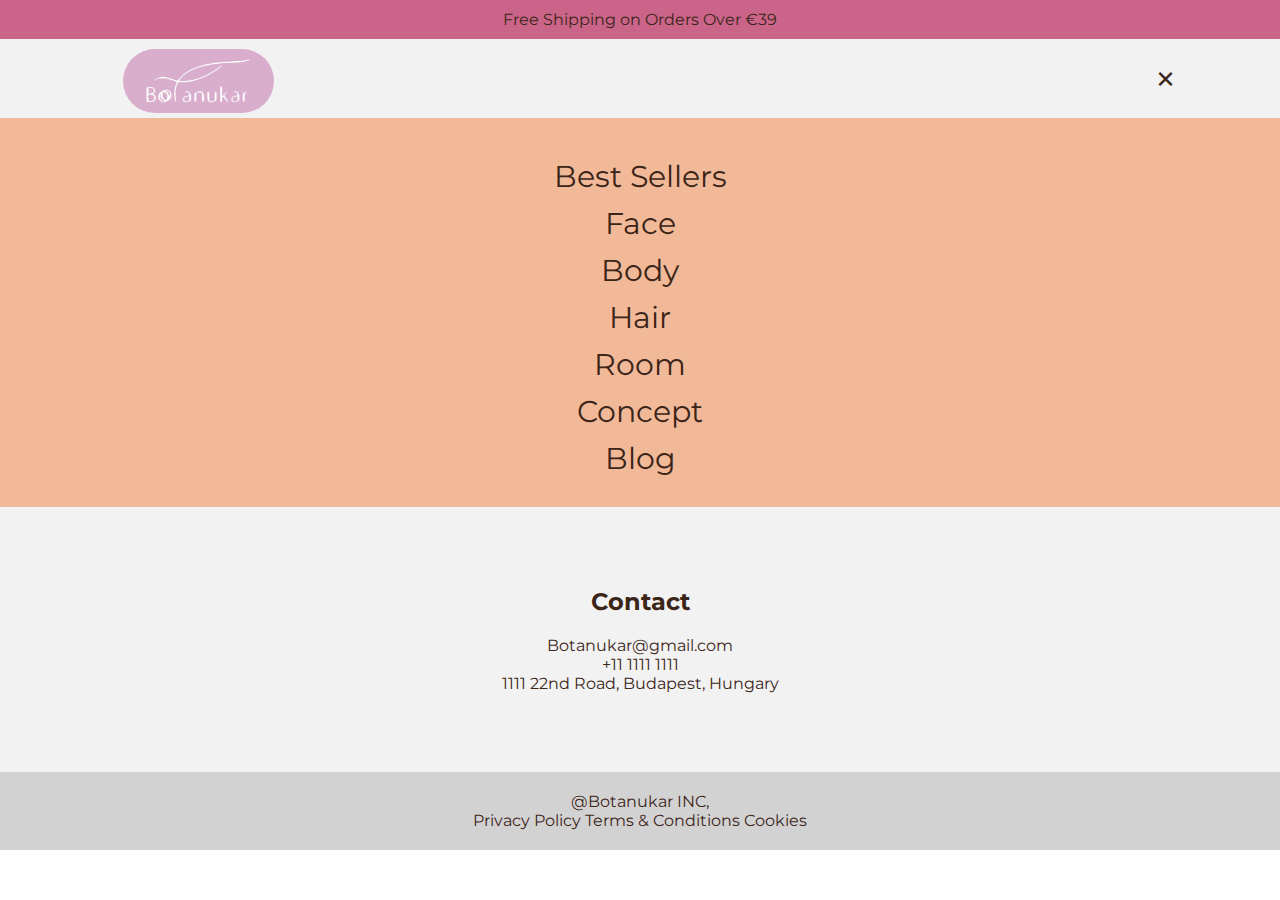
<file: menu.html>
<!DOCTYPE html>
<html lang="en">
<head>
    <meta charset="UTF-8">
    <meta http-equiv="X-UA-Compatible" content="IE=edge">
    <meta name="viewport" content="width=device-width, initial-scale=1.0">
    <title>Botanukar Site Menu</title>
    <link rel="stylesheet" href="https://cdnjs.cloudflare.com/ajax/libs/font-awesome/6.4.0/css/all.min.css" integrity="sha512-iecdLmaskl7CVkqkXNQ/ZH/XLlvWZOJyj7Yy7tcenmpD1ypASozpmT/E0iPtmFIB46ZmdtAc9eNBvH0H/ZpiBw==" crossorigin="anonymous" referrerpolicy="no-referrer" />
    <link rel="stylesheet" href="assets/css/style.css">
    <link rel="stylesheet" href="assets/css/menu.css">
</head>
<body>
    <div class="wrapper flex">
        <header>
            <div class="information">
                <p>Free Shipping on Orders Over €39</p>
            </div>
            <div class="menu">
                <div class="menu-wrapper">
                    <a href="index.html"><img src="assets/images/logo3.png" alt="logo" class="logo hover-img" id="logo-menu"></a>
                    <ul id="menu-list-icons">
                        <li>
                            <a href="#"><i class="fa-solid fa-user"></i></a>
                        </li>
                        <li>
                            <!-- <i class="fa-solid fa-cart-plus"></i> -->
                            <a href="#"> <i class="fa-solid fa-cart-shopping"></i></a>
                        </li>
                        <!-- <li>
                            <a href="#"><i class="fa-solid fa-magnifying-glass"></i></a>
                        </li> -->
                    </ul>
                    <div class="x"><a href="index.html">&times;</a></div>
                </div>
                <!-- <input type="search" id="search-menu" placeholder="What are you looking for?"> 
                <button type="submit" class="search-submit-button"><i class="fa-solid fa-magnifying-glass"></i></button> -->
            </div>
        </header>
        <section class="menu-listup">
            <ul>
                <li><a href="index.html#best-selling">Best Sellers</a></li>
                <li><a href="product.html">Face</a></li>
                <li><a href="product.html">Body</a></li>
                <li><a href="product.html">Hair</a></li>           
                <li><a href="product.html">Room</a></li>
                <li><a href="index.html#concept">Concept</a></li>
                <li><a href="index.html#">Blog</a></li>
            </ul>
        </section>
        <section class="contact">
            <h2>Contact</h2>
            <div class="mycontact">
                <div class="contact-icon">
                    <i class="fa-solid fa-envelope"></i>
                    <p class="text-gr">Botanukar@gmail.com</p>
                </div>
                <div class="contact-icon">
                    <i class="fa-solid fa-phone"></i>
                    <p class="text-gr">+11 1111 1111</p>
                </div>
                <div class="contact-icon">
                    <i class="fa-solid fa-location-dot"></i>
                    <p class="text-gr">1111 22nd Road, Budapest, Hungary</p>
                </div>
            </div> 
            <div class="sns">               
                <a href="#"><i class="fa-brands fa-instagram"></i></a>
                <a href="#"><i class="fa-brands fa-twitter"></i></a>
                <a href="#"><i class="fa-brands fa-facebook"></i></a>
            </div>
        </section>
        <footer class="flex">
            <p>@Botanukar INC,</p>
            <p>Privacy Policy Terms & Conditions  Cookies</p>
        </footer>
    </div>
    <script src="https://ajax.googleapis.com/ajax/libs/jquery/3.6.4/jquery.min.js"></script>
    <script src="assets/js/javascript.js"></script>
</body>
</html>
</file>
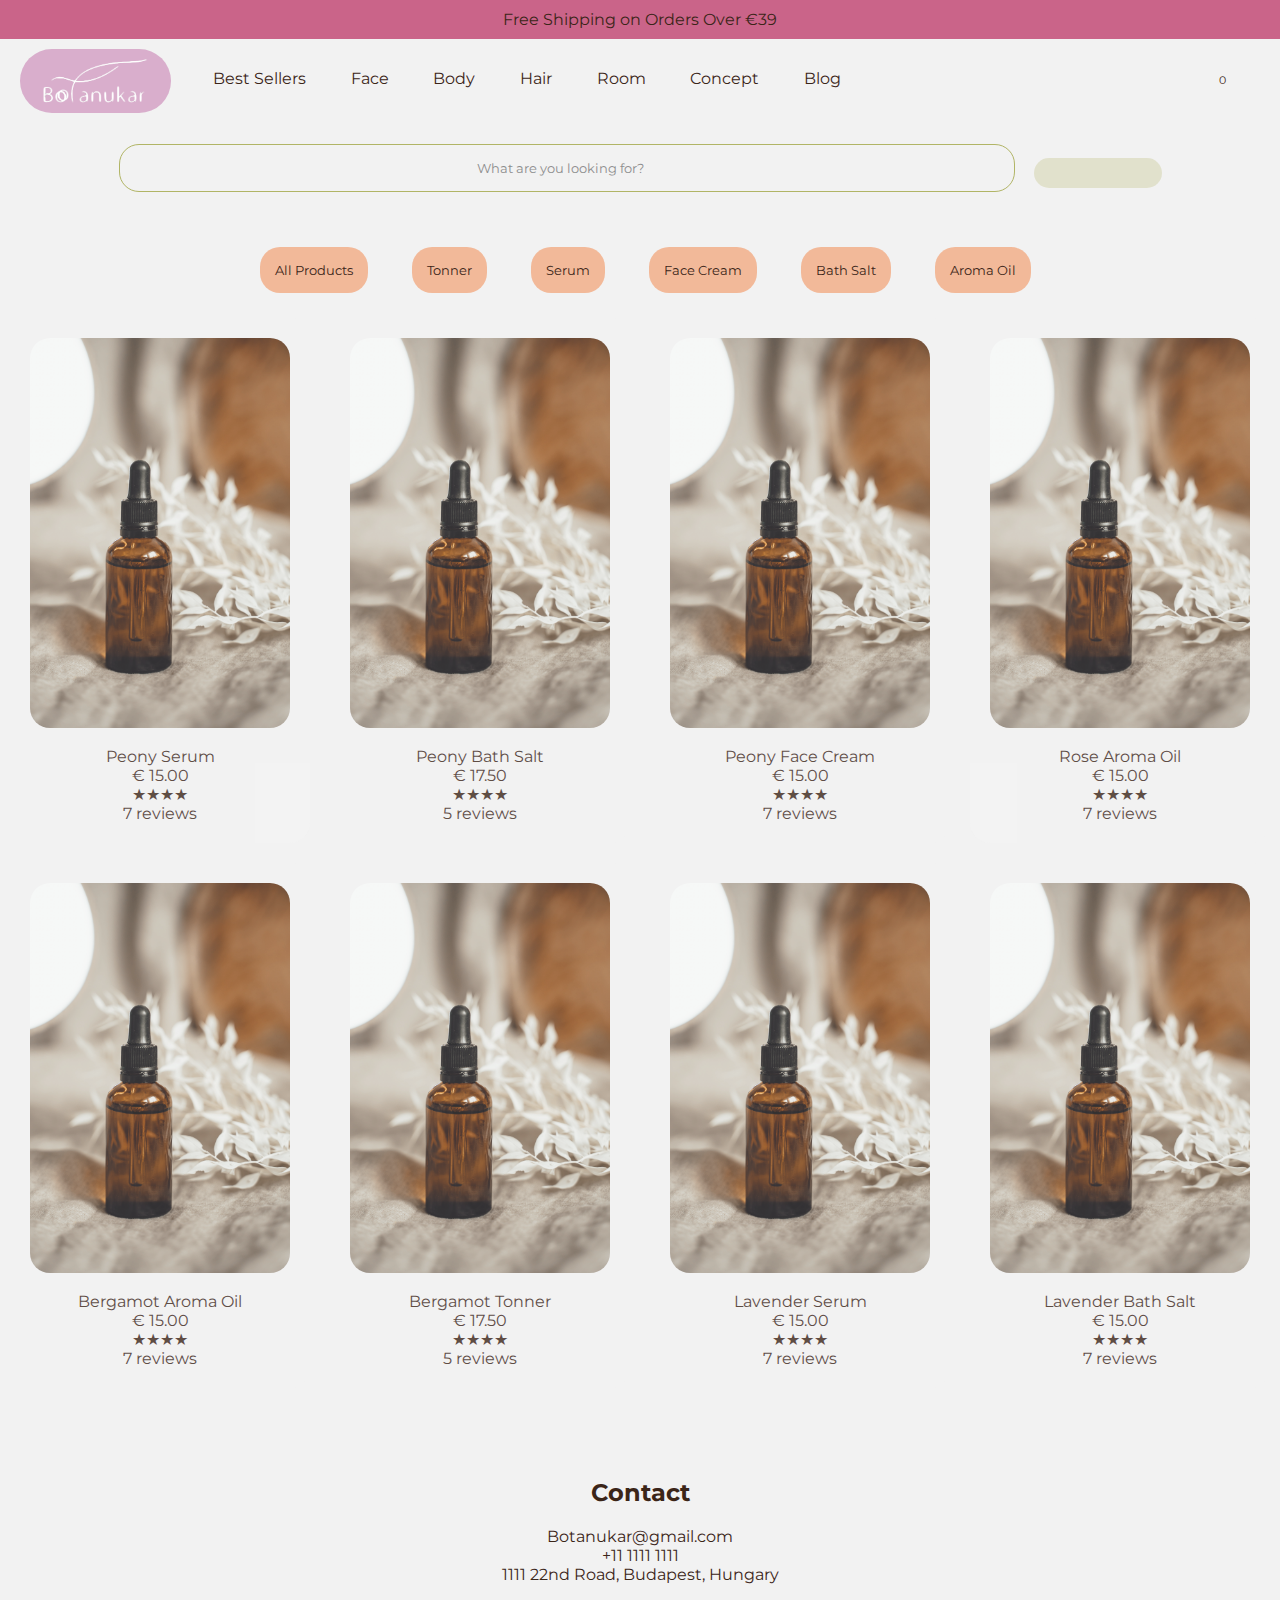
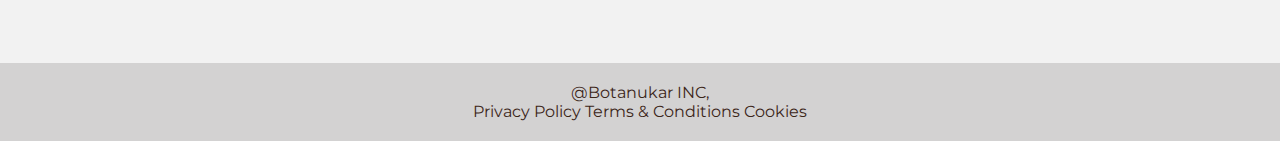
<file: product.html>
<!DOCTYPE html>
<html lang="en">
<head>
    <meta charset="UTF-8">
    <meta http-equiv="X-UA-Compatible" content="IE=edge">
    <meta name="viewport" content="width=device-width, initial-scale=1.0">
    <title>Botanukar Products</title>
    <link rel="stylesheet" href="https://cdnjs.cloudflare.com/ajax/libs/font-awesome/6.4.0/css/all.min.css" integrity="sha512-iecdLmaskl7CVkqkXNQ/ZH/XLlvWZOJyj7Yy7tcenmpD1ypASozpmT/E0iPtmFIB46ZmdtAc9eNBvH0H/ZpiBw==" crossorigin="anonymous" referrerpolicy="no-referrer" />
    <link rel="stylesheet" href="assets/css/style.css">
    <link rel="stylesheet" href="assets/css/product.css">
    <link rel="stylesheet" href="assets/css/cart.css">
</head>
<body>
    <!-- <button id="testing">click me</button> -->
    <!-- Here is for Modal -->
    <div class="wrapper flex modal" id="myModal1">
        <div class="modal-content">
            <a href="" class="closebtn">&times;</a>

    
        <h1>YOUR CART</h1>
        <ul class="list-on-cart">

            <li class="item">
                <span class="name-on-cart">Himalayan Premium serum</span>
                <span class="price-on-cart">$799</span>
            </li>
        </ul>
        <h2>TOTAL</h2>
        </div>
    </div>
    <!-- The End of Modal -->
    <div class="wrapper flex">
        <header>
            <div class="information">
                <p>Free Shipping on Orders Over €39</p>
            </div>
            <div class="menu">
                <div class="menu-wrapper">
                    <a href="index.html"><img src="assets/images/logo3.png" alt="logo" class="logo hover-img" id="logo-menu"></a>
                    <ul id="laptop-menu">
                        <li><a href="index.html#best-selling">Best Sellers</a></li>
                        <li><a href="product.html">Face</a></li>
                        <li><a href="product.html">Body</a></li>
                        <li><a href="product.html">Hair</a></li>           
                        <li><a href="product.html">Room</a></li>
                        <li><a href="index.html#concept">Concept</a></li>
                        <li><a href="index.html#blog">Blog</a></li>
                    </ul>
                    <ul id="menu-list-icons">
                        <li>
                            <a href="#"><i class="fa-solid fa-user"></i></a>
                        </li>
                        <li>
                            <a href="#"> <i class="fa-solid fa-cart-shopping" id="cart-icon"></i></a>
                            <p id="item-nm">0</p>
                        </li>
                        <!-- <li>
                            <a href="#"><i class="fa-solid fa-magnifying-glass"></i></a>
                        </li> -->
                    </ul>
                    <a href="menu.html" id="menu-icon"><i class="fa-solid fa-bars menu-bar" id="menu-bar"></i></a>
                </div>
                <!-- <button type="text" id="search-menu">Search
                    <i class="fa-solid fa-magnifying-glass"></i>
                </button>      -->
                <input type="search" id="search-menu" placeholder="What are you looking for?"> 
                <button type="submit" class="search-submit-button"><i class="fa-solid fa-magnifying-glass"></i></button>
            </div>
        </header>
        <section class="product">
            <div class="filter">
                <!-- <div class="serum">Serum</div>
                <div class="bathsalt">Bath Salt</div>
                <div class="cream">Facial Cream</div> -->
                <button class="all">All Products</button>
                <button class="tonner-btn">Tonner</button>
                <button class="serum-btn">Serum</button>
                <button class="facecream-btn">Face Cream</button>
                <button class="bathsalt-btn">Bath Salt</button>
                <button class="aromaoil-btn">Aroma Oil</button>
            </div>
            <div class="item-wrapper" id="product-search">
                <div class="item serum" id="item1">
                    <img src="assets/images/bottle1.jpg" alt="Peony Serum">
                    <p class="item-name">Peony Serum</p>
                    <p class="price">€ 15.00</p>
                    <input type="text" value=15 hidden>
                    <p class="review">★★★★</p>
                    <p class="review-number">7 reviews</p>
                    <i class="fa-solid fa-cart-plus"></i>
                </div>
                <div class="item bathsalt" id="peony-bath-salt">
                    <img src="assets/images/bottle1.jpg" alt="Peony Bath Salt">
                    <p class="item-name">Peony Bath Salt</p>
                    <p class="price">€ 17.50</p>
                    <input type="text" value=17.50 hidden>
                    <p class="review">★★★★</p>
                    <p class="review-number">5 reviews</p>
                    <i class="fa-solid fa-cart-plus"></i>
                </div>
                <div class="item facecream" id="item3">
                    <img src="assets/images/bottle1.jpg" alt="Peony Face Cream">
                    <p class="item-name">Peony Face Cream</p>
                    <p class="price">€ 15.00</p>
                    <p class="review">★★★★</p>
                    <p class="review-number">7 reviews</p>
                    <i class="fa-solid fa-cart-plus"></i>
                </div>
                <div class="item aromaoil" id="item4">
                    <img src="assets/images/bottle1.jpg" alt="Rose Aroma Oil">
                    <p class="item-name">Rose Aroma Oil</p>
                    <p class="price">€ 15.00</p>
                    <p class="review">★★★★</p>
                    <p class="review-number">7 reviews</p>
                    <i class="fa-solid fa-cart-plus"></i>
                </div>
                <div class="item aromaoil" id="">
                    <img src="assets/images/bottle1.jpg" alt="Bergamot Aroma Oil">
                    <p class="item-name">Bergamot Aroma Oil</p>
                    <p class="price" >€ 15.00</p>
                    <p class="review">★★★★</p>
                    <p class="review-number">7 reviews</p>
                    <i class="fa-solid fa-cart-plus"></i>
                </div>
                <div class="item tonner" id="">
                    <img src="assets/images/bottle1.jpg" alt="Bergamot Tonner">
                    <p class="item-name">Bergamot Tonner</p>
                    <p class="price">€ 17.50</p>
                    <p class="review">★★★★</p>
                    <p class="review-number">5 reviews</p>
                    <i class="fa-solid fa-cart-plus"></i>
                </div>
                <div class="item serum" id="">
                    <img src="assets/images/bottle1.jpg" alt="Lavender Serum">
                    <p class="item-name">Lavender Serum</p>
                    <p class="price">€ 15.00</p>
                    <p class="review">★★★★</p>
                    <p class="review-number">7 reviews</p>
                    <i class="fa-solid fa-cart-plus"></i>
                </div>
                <div class="item bathsalt" id="">
                    <img src="assets/images/bottle1.jpg" alt="Lavender Bath Salt">
                    <p class="item-name">Lavender Bath Salt</p>
                    <p class="price">€ 15.00</p>
                    <p class="review">★★★★</p>
                    <p class="review-number">7 reviews</p>
                    <i class="fa-solid fa-cart-plus"></i>
                </div>
            </div>


        </section>
        <section class="contact">
            <h2>Contact</h2>
            <div class="mycontact">
                <div class="contact-icon">
                    <i class="fa-solid fa-envelope"></i>
                    <p class="text-gr">Botanukar@gmail.com</p>
                </div>
                <div class="contact-icon">
                    <i class="fa-solid fa-phone"></i>
                    <p class="text-gr">+11 1111 1111</p>
                </div>
                <div class="contact-icon">
                    <i class="fa-solid fa-location-dot"></i>
                    <p class="text-gr">1111 22nd Road, Budapest, Hungary</p>
                </div>
            </div> 
            <div class="sns">               
                <a href="#"><i class="fa-brands fa-instagram"></i></a>
                <a href="#"><i class="fa-brands fa-twitter"></i></a>
                <a href="#"><i class="fa-brands fa-facebook"></i></a>
            </div>
        </section>
        <footer class="flex">
            <p>@Botanukar INC,</p>
            <p>Privacy Policy Terms & Conditions  Cookies</p>
        </footer>
    </div>

    
    <script src="https://ajax.googleapis.com/ajax/libs/jquery/3.6.4/jquery.min.js"></script>
    <script src="assets/js/javascript.js"></script>
    <script src="assets/js/filterProduct.js"></script>
    <script src="assets/js/addcart.js"></script>
    <script src="assets/js/modalWindow.js"></script>
</body>
</html>
</file>
<file: assets/css/style.css>
@import url('https://fonts.googleapis.com/css2?family=Anaheim&family=Coda&family=Dancing+Script&family=Montserrat&family=Noto+Sans:ital,wght@0,200;0,300;1,200;1,300&display=swap');

/* font-family: 'Anaheim', sans-serif;
font-family: 'Coda', cursive;
font-family: 'Dancing Script', cursive;
font-family: 'Montserrat', sans-serif;
font-family: 'Noto Sans', sans-serif;
 */

*{
    box-sizing: border-box;
    margin: 0;
    padding: 0;
    color: #3B2518;
    text-align: center;
    font-family: 'Montserrat', sans-serif;
}

h2{
    margin: 60px 0 20px 0;
}
h3{
    margin: 15px;
}
a{
    text-decoration: none;
}
a:hover{
    opacity: .7;
}
li{
    list-style: none;
}
.wrapper{
    background: #F2F2F2;
}
button{
    padding: 15px;
    margin: 40px 15px 15px 25px;
    background: #f2905792;
    border: none;
    /* opacity: .5; */
    border-radius: 20px;
}
button:hover{
    /* background: ; */
    /* opacity: .85; */
    background: #f2905758;
    font-size: 1.2em;
    transition: .3s ease;
    cursor: pointer;
}
/* .fa-cart-plus{
position:absolute;
top:5%;
left: 2%;
} */
.fa-cart-plus:hover{
    color: #A2A644;
    transition: .3s ease;
    cursor: pointer;
}

input{
    padding: 15px;
    margin: 15px;
    background: #F2F2F2;
    border: none;
    opacity: .8;
    border-radius: 20px;
}
.flex{
    display: flex;
    flex-direction: column;
}
/* header */
header .information{
    background: #bf3b6bc6;
    padding: 10px;
}
#logo-menu{
    width: auto;
    border-radius: 32px;
    height: 64px;
}
.menu-wrapper, .menu-wrapper ul{
    display: flex;
    justify-content: space-around;
    align-items: center;
}
.menu-wrapper, .menu-wrapper ul li{
    font-size: 16px;
}
.menu-wrapper, .menu-wrapper ul li:hover{
    font-size: 20px;
    transition: .4s ease;
}

#search-menu{
    width:70%;
    border: 1px solid #A2A644;
    display: inline;
}
#menu-icon{
    flex-basis: 10%;
}
#logo-menu{
    flex-basis: 35%;
    margin-top:10px;
}
#menu-list-icons{
    flex-basis: 40%;
    margin-left: 15%;
}
.search-submit-button{
    display: inline;
    width: 10%;
    margin-left: 0px;
    background-color: #a3a64436;
}
@media(max-width:1023px){
    #laptop-menu{
       display:none;
    }
}
@media(min-width:1024px){
    #logo-menu{
        flex-basis: 20%;
        margin: 10px 20px 0 20px;
    }
    #laptop-menu{
        flex-basis: 60%;
    }
    #menu-list-icons{
        flex-basis: 20%;
        /* margin-left: 15%; */
    }
    #menu-icon{
        display: none;
    }
}
/* section video */
/* .video{
    margin: 0;
} */
.video{
    margin: 60px 0 60px 0;
}
#myVideo{
    width: 100%;
    height: auto;
    position:relative;
}
.video-content{
    position:absolute;
    top:50%;
    left:50%;
    transform: translate(-50%, 50%);
    background: rgba(246, 222, 41, 0.305);
    border-radius: 20px;
    width: 80%;    
}
.video-content h1{
    font-size: 1.2em;
    margin: 1em 0 0 0;
    color: #D3D2D2;
    text-shadow: 1px 1px 2px #3B2518;
}
.video-content h2{
    font-size: 1em;
    color: #D3D2D2;
    text-shadow: 1px 1px 2px #3B2518;
    margin: 0.5em 0 0 0;
}
.video button{
    margin: 1em auto;
    padding: 6px 20px;
}

@media(min-width:720px){
    .video-content{
        top:50%;
        left:50%;    
        transform: translate(-50%, 80%);
    }
    .video-content h1{
        /* margin: 60px 0 0 0; */
        font-size: 24px;
    }
    .video-content h2{
        /* margin: 10px 0 0 0 ; */
        font-size: 18px;
    }

}

.clear-fix{
    clear: both;
}
/* section best selling */
.slide img{
    width:300px;
    height:300px;
    object-fit: cover;
}
/* section pick up scent */
/* .pickup h2{
    background: #3e3e3e46;
} */
#image-pickup{
    background: url(../images/peony-45.png);
    background-size: cover;
    /* background-image: ;
    opacity: .5; */
    /* z-index: -1; */
}
/* #peony{
    display: none;
} */
#peony h3{
    font-size: 2em;
    padding: 20px;

}
#peony p{
    font-size: 1.8em;
    margin-bottom: 20px;
}
#peony h3,#peony p{
    font-family: 'Dancing Script', cursive;
    /* color:#a6a953; */
    color:#BF3B6C;
    text-shadow: 2px 2px 4px #F2F2F2;
}

.item-wrapper{
    display: flex;
    justify-content: space-evenly;
}
.item{
    background: #F2F2F2;
    opacity: .8;
    border-radius: 20px;
    margin: 10px;
    padding: 20px;
}
/* .item img{
    position:relative;
} */
.item-wrapper .item img{
    width: 100%;
    border-radius: 20px;
    object-fit: cover;
}
.item-name{
    margin-top: 15px;
}

.text-container{
    background: #f2e3b386;
    border-radius: 20px;
    margin: 20px;
    padding: 20px;
}
#moreItems{
    margin:20px 0 50px 0;
}
@media(min-width:726px){
    #items-peony .item{
        width: 30%;
    }
}
@media(min-width:1024px){
    #items-peony .item{
        width: 25%;
    }
}
/* section concept */
@media(min-width:1024px){
    .concept{
       /* align-items: center; */
       justify-items: center;
       flex-direction: row;
    }
    .concept img{
       width: 50%;
       border-radius: 20px;
       margin: 20px 20px 20px 0;
    }
    .text-container{
        width: 50%;
        padding: 100px 0 100px 0;
        

    }
}


/* section blog */
.blog-container{
    margin: 20px 0;
}
.blog-container img{
    width: 300px;
    object-fit: cover;
    border-radius: 20px;
}
    /* signup for blog  */
.signup{
    background: #f2e3b386;
    padding: 20px 0;
}
.signup h5{
    margin: 20px 20% 10px 20%;
    font-size: 1em;
    font-weight: bold;
}
.signup p{
    font-size: .8em;
    margin-bottom: 20px;
}
#email{
    width: 80%;
}
/* section contact */
.contact{
    margin: 20px 0;
}
.sns{
    margin: 20PX 0;
}
.sns i{
    margin: 5px;
}
.text-gr{
    display: inline;
}

/* footer */
footer{
    background: #D3D2D2;
    padding: 20px;
}

/* here is for sliders */
#slider{
    position:relative;
    margin:20px auto 0 auto;
    /* background: tomato; */
    overflow: hidden;
}

#slider ul{
    position:relative;
    /* height: 200px; */
    list-style: none;
}

#slider ul li{
    position: relative;
    /* width: 500px;
    height: 300px;
    background: #ccc; */
    float: left;
}


.control_next1,
.control_prev1{
    position:absolute;
    top: 40%;
    z-index: 20;
    display: block;
    background-color: rgba(0,0,0,.5);
    padding: 4% 3%;
    color: white;
    text-decoration: none;
    font-weight: 600;
    font-size: 18px;
    transition: 0.3s ease;
}

.control_next1{
    right:0;
    border-radius: 20px 0 0 20px;
}

.control_prev1{
    border-radius: 0 20px 20px 0;
}
.control_next1:hover,.control_prev1:hover{
    background: rgba(0,0,0,.8);
}

/* .slider_option{
    margin: 10px auto;
    width: 160px;
    font-size: 18px;
} */


/* here is for slider2 */
#slider2{
    position:relative;
    margin:20px auto 0 auto;
    /* background: tomato; */
    overflow: hidden;
}

#slider2 ul{
    position:relative;
    /* height: 200px; */
    list-style: none;
}

#slider2 ul li{
    position: relative;
    /* width: 500px;
    height: 300px;
    background: #ccc; */
    float: left;
}


.control_next2,
.control_prev2{
    position:absolute;
    top: 30%;
    z-index: 20;
    display: block;
    background-color: rgba(0,0,0,.5);
    padding: 4% 3%;
    color: white;
    text-decoration: none;
    font-weight: 600;
    font-size: 18px;
    transition: 0.3s ease;
}

.control_next2{
    right:0;
    border-radius: 20px 0 0 20px;
}

.control_prev2{
    border-radius: 0 20px 20px 0;
}
.control_next2:hover,.control_prev2:hover{
    background: rgba(0,0,0,.8);
}

/* .slider_option{
    margin: 10px auto;
    width: 160px;
    font-size: 18px;
} */

#animateBox1{
    position: relative;
    left:-400px;
    opacity: 0;
}
#animateBox2{
    position: relative;
    right:-400px;
    opacity: 0;
}
</file>
<file: assets/css/menu.css>
.x{
    font-size: 40px;
}

.menu-listup{
    background:#f2905792;
    padding: 30px 0 20px 0;
}
ul li{
    font-size: 30px;
    margin: 10px;
}
</file>
<file: assets/css/product.css>
/* here is for modal */
/* .wrapper{
    position:relative;
} */
.modal{
    display: none;
    /* position: absolute; */
    top:0;
    right:0;
    padding-top: 100px;
    width:25%;
    height: 70%;
    /* background: rgba(0,0,0,0.8); */
    /* color: white; */
}
.modal-content{
    width: 80%;
    position: relative;
    margin:0 auto;
    border: 1px solid #A2A644;
    border-radius: 2px;
    animation-name: animateTop;
    animation-duration: 0.6s;

}

@keyframes animateTop{
    from {top:-300px; opacity:0;}
    to{top:0; opacity:1;}
}
/* the end of modal */

#product-search{
    display: grid;
    grid-template-columns: 1fr 1fr;
}
#item-nm{
    display: inline;
    font-size: 0.7em;
}
/* .item{
    position: relative;
} */
@media(min-width:726px){
    #product-search{
        grid-template-columns: 1fr 1fr 1fr;
    }
}
@media(min-width:1024px){
    #product-search{
        grid-template-columns: 1fr 1fr 1fr 1fr;
    }
}
</file>
<file: assets/css/cart.css>
.modal{
    /* display: none; */
    position: fixed;
    top:0;
    right:0;
    padding-top: 100px;
    width:25%;
    height: 70%;
    /* background: rgba(0,0,0,0.8); */
    /* color: white; */
}
.modal-content{
    width: 80%;
    position: relative;
    margin:0 auto;
    border: 1px solid black;
    animation-name: animateTop;
    animation-duration: 0.6s;

}

@keyframes animateTop{
    from {top:-300px; opacity:0;}
    to{top:0; opacity:1;}
}
</file>
